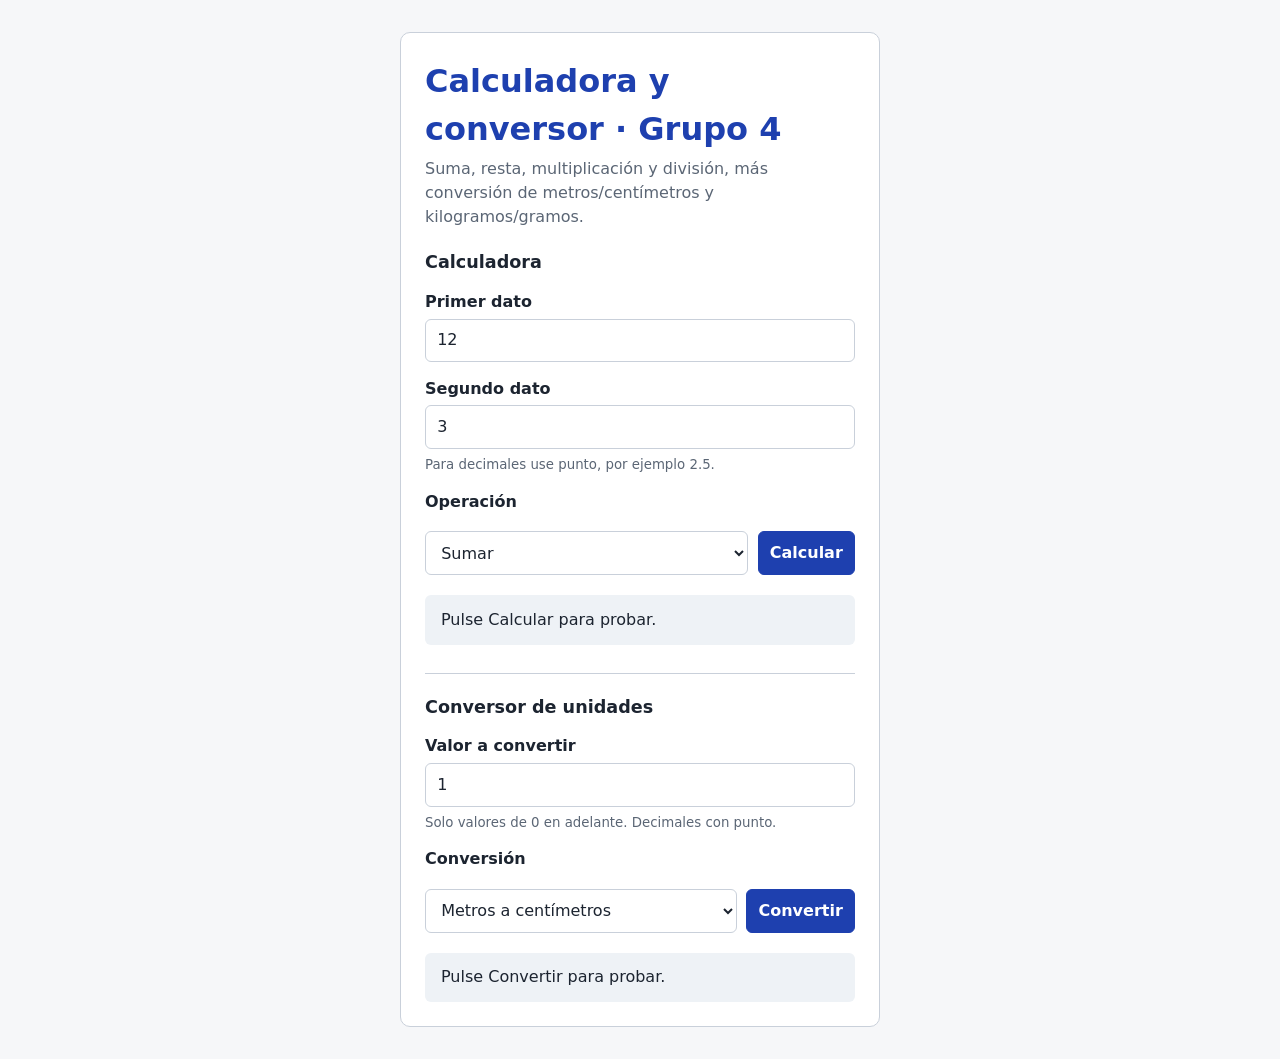
<file: index.html>
<!doctype html>
<html lang="es">
<head>
<meta charset="utf-8">
<meta name="viewport" content="width=device-width, initial-scale=1">
<title>Calculadora y conversor ET403</title>
<link rel="stylesheet" href="styles.css">
</head>
<body>
<main>
  <h1>Calculadora y conversor · Grupo 4</h1>
  <p class="intro">Suma, resta, multiplicación y división, más conversión de metros/centímetros y kilogramos/gramos.</p>

  <!-- ===== Calculadora original (conservada) ===== -->
  <section aria-labelledby="titulo-calculadora">
    <h2 id="titulo-calculadora">Calculadora</h2>

    <label for="a">Primer dato</label>
    <input id="a" type="text" value="12" autocomplete="off" inputmode="decimal">

    <label for="b">Segundo dato</label>
    <input id="b" type="text" value="3" autocomplete="off" inputmode="decimal">
    <small>Para decimales use punto, por ejemplo 2.5.</small>

    <label for="operacion">Operación</label>
    <div class="fila">
      <select id="operacion">
        <option value="sumar">Sumar</option>
        <option value="restar">Restar</option>
        <option value="multiplicar">Multiplicar</option>
        <option value="dividir">Dividir</option>
      </select>
      <button id="calcular" type="button">Calcular</button>
    </div>

    <p id="resultado" class="resultado" role="status" aria-live="polite">Pulse Calcular para probar.</p>
  </section>

  <!-- ===== Conversor de unidades (nueva sección Semana 9) ===== -->
  <section aria-labelledby="titulo-conversor">
    <h2 id="titulo-conversor">Conversor de unidades</h2>

    <label for="valorConv">Valor a convertir</label>
    <input id="valorConv" type="text" value="1" autocomplete="off" inputmode="decimal">
    <small>Solo valores de 0 en adelante. Decimales con punto.</small>

    <label for="tipoConv">Conversión</label>
    <div class="fila">
      <select id="tipoConv"></select>
      <button id="convertir" type="button">Convertir</button>
    </div>

    <p id="resultadoConv" class="resultado" role="status" aria-live="polite">Pulse Convertir para probar.</p>
  </section>
</main>

<script src="app.js"></script>
</body>
</html>
</file>
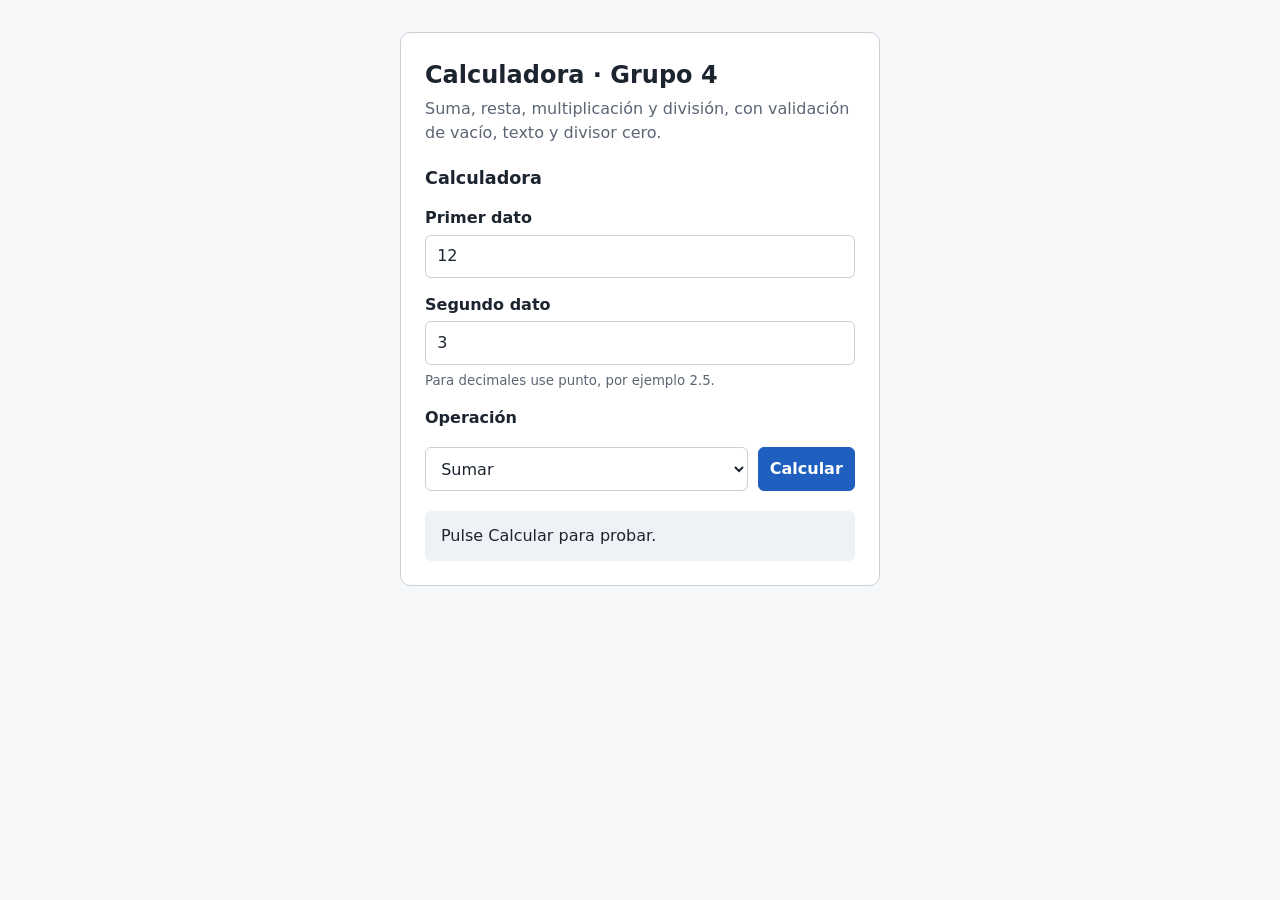
<file: index-original.html>
<!doctype html>
<html lang="es">
<head>
<meta charset="utf-8">
<meta name="viewport" content="width=device-width, initial-scale=1">
<title>Calculadora ET403</title>
<style>
  :root {
    --fondo: #f6f7f9;
    --tarjeta: #ffffff;
    --texto: #1c2430;
    --suave: #5b6675;
    --borde: #c9d0da;
    --acento: #1f5fbf;
    --aviso-fondo: #fdecec;
    --aviso-texto: #8a1c1c;
    --ok-fondo: #e8f3ea;
    --ok-texto: #1d5a2c;
    --neutro-fondo: #eef2f6;
  }
  @media (prefers-color-scheme: dark) {
    :root {
      --fondo: #12161c;
      --tarjeta: #1b212a;
      --texto: #e8ecf1;
      --suave: #9aa5b4;
      --borde: #3a4452;
      --acento: #6aa3f0;
      --aviso-fondo: #3a1d1d;
      --aviso-texto: #ffb4b4;
      --ok-fondo: #1b3324;
      --ok-texto: #a8e0b8;
      --neutro-fondo: #232b36;
    }
  }
  * { box-sizing: border-box; }
  body {
    margin: 0;
    padding: 2rem 1rem;
    background: var(--fondo);
    color: var(--texto);
    font-family: system-ui, -apple-system, "Segoe UI", Roboto, Arial, sans-serif;
    line-height: 1.5;
  }
  main {
    max-width: 30rem;
    margin: 0 auto;
    background: var(--tarjeta);
    border: 1px solid var(--borde);
    border-radius: 10px;
    padding: 1.5rem;
  }
  h1 { font-size: 1.5rem; margin: 0 0 .25rem; }
  p.intro { margin: 0 0 1.25rem; color: var(--suave); }
  label { display: block; font-weight: 600; margin: .9rem 0 .3rem; }
  input, select, button {
    font: inherit;
    color: inherit;
    border: 1px solid var(--borde);
    border-radius: 6px;
    background: var(--tarjeta);
    padding: .55rem .7rem;
  }
  input { width: 100%; }
  .fila { display: flex; gap: .6rem; margin-top: 1.1rem; }
  select { flex: 1; }
  button {
    background: var(--acento);
    border-color: var(--acento);
    color: #fff;
    font-weight: 600;
    cursor: pointer;
  }
  @media (prefers-color-scheme: dark) { button { color: #0b1626; } }
  input:focus-visible, select:focus-visible, button:focus-visible {
    outline: 3px solid var(--acento);
    outline-offset: 2px;
  }
  #resultado {
    margin: 1.25rem 0 0;
    padding: .8rem 1rem;
    border-radius: 6px;
    background: var(--neutro-fondo);
    min-height: 3rem;
  }
  #resultado.error { background: var(--aviso-fondo); color: var(--aviso-texto); }
  #resultado.ok { background: var(--ok-fondo); color: var(--ok-texto); font-weight: 600; }
  small { display: block; margin-top: .4rem; color: var(--suave); }
</style>
</head>
<body>
<main>
  <h1>Calculadora · Grupo 4</h1>
  <p class="intro">Suma, resta, multiplicación y división, con validación de vacío, texto y divisor cero.</p>

  <section aria-labelledby="titulo-calculadora">
    <h2 id="titulo-calculadora" style="font-size:1.1rem;margin:0">Calculadora</h2>

    <label for="a">Primer dato</label>
    <input id="a" type="text" value="12" autocomplete="off" inputmode="decimal">

    <label for="b">Segundo dato</label>
    <input id="b" type="text" value="3" autocomplete="off" inputmode="decimal">
    <small>Para decimales use punto, por ejemplo 2.5.</small>

    <label for="operacion">Operación</label>
    <div class="fila">
      <select id="operacion">
        <option value="sumar">Sumar</option>
        <option value="restar">Restar</option>
        <option value="multiplicar">Multiplicar</option>
        <option value="dividir">Dividir</option>
      </select>
      <button id="calcular" type="button">Calcular</button>
    </div>

    <p id="resultado" role="status" aria-live="polite">Pulse Calcular para probar.</p>
  </section>
</main>

<script>
"use strict";

document.getElementById("calcular").addEventListener("click", function () {
  // 1. ENTRADA: se leen los textos y se quitan espacios sobrantes
  const textoA = document.getElementById("a").value.trim();
  const textoB = document.getElementById("b").value.trim();
  const operacion = document.getElementById("operacion").value;
  const salida = document.getElementById("resultado");

  // Funciones auxiliares para mostrar el mensaje
  function mostrarError(mensaje) {
    salida.className = "error";
    salida.textContent = mensaje;
  }
  function mostrarResultado(mensaje) {
    salida.className = "ok";
    salida.textContent = mensaje;
  }

  // 2. VALIDACIÓN 1: entrada vacía (vacío no equivale a cero)
  // Se revisa ANTES de convertir, porque Number("") devuelve 0.
  if (textoA === "" || textoB === "") {
    mostrarError("Complete las dos entradas.");
    return;
  }

  // Conversión de texto a número
  const a = Number(textoA);
  const b = Number(textoB);

  // 3. VALIDACIÓN 2: número no válido (texto como "abc" da NaN)
  if (!Number.isFinite(a) || !Number.isFinite(b)) {
    mostrarError("Escriba números válidos en ambas entradas.");
    return;
  }

  // 4. VALIDACIÓN 3: divisor cero, solo cuando se divide
  if (operacion === "dividir" && b === 0) {
    mostrarError("No se puede dividir entre cero.");
    return;
  }

  // 5. OPERACIÓN y SALIDA
  if (operacion === "sumar") {
    mostrarResultado("Suma: " + (a + b));
  } else if (operacion === "restar") {
    mostrarResultado("Resta: " + (a - b));
  } else if (operacion === "multiplicar") {
    mostrarResultado("Multiplicación: " + (a * b));
  } else {
    mostrarResultado("División: " + (a / b));
  }
});
</script>
</body>
</html>
</file>
<file: styles.css>
/* ===== Estilos base (de la calculadora original del Grupo 4) ===== */
:root {
  --fondo: #f6f7f9;
  --tarjeta: #ffffff;
  --texto: #1c2430;
  --suave: #5b6675;
  --borde: #c9d0da;
  --acento: #1f5fbf;
  --aviso-fondo: #fdecec;
  --aviso-texto: #8a1c1c;
  --ok-fondo: #e8f3ea;
  --ok-texto: #1d5a2c;
  --neutro-fondo: #eef2f6;
}
@media (prefers-color-scheme: dark) {
  :root {
    --fondo: #12161c;
    --tarjeta: #1b212a;
    --texto: #e8ecf1;
    --suave: #9aa5b4;
    --borde: #3a4452;
    --acento: #6aa3f0;
    --aviso-fondo: #3a1d1d;
    --aviso-texto: #ffb4b4;
    --ok-fondo: #1b3324;
    --ok-texto: #a8e0b8;
    --neutro-fondo: #232b36;
  }
}
* { box-sizing: border-box; }
body {
  margin: 0;
  padding: 2rem 1rem;
  background: var(--fondo);
  color: var(--texto);
  font-family: system-ui, -apple-system, "Segoe UI", Roboto, Arial, sans-serif;
  line-height: 1.5;
}
main {
  max-width: 30rem;
  margin: 0 auto;
  background: var(--tarjeta);
  border: 1px solid var(--borde);
  border-radius: 10px;
  padding: 1.5rem;
}
h1 { font-size: 1.5rem; margin: 0 0 .25rem; }
h2 { font-size: 1.1rem; margin: 0; }
p.intro { margin: 0 0 1.25rem; color: var(--suave); }
section + section {
  margin-top: 1.75rem;
  padding-top: 1.25rem;
  border-top: 1px solid var(--borde);
}
label { display: block; font-weight: 600; margin: .9rem 0 .3rem; }
input, select, button {
  font: inherit;
  color: inherit;
  border: 1px solid var(--borde);
  border-radius: 6px;
  background: var(--tarjeta);
  padding: .55rem .7rem;
}
input { width: 100%; }
.fila { display: flex; gap: .6rem; margin-top: 1.1rem; }
select { flex: 1; }
button {
  background: var(--acento);
  border-color: var(--acento);
  color: #fff;
  font-weight: 600;
  cursor: pointer;
}
@media (prefers-color-scheme: dark) { button { color: #0b1626; } }
input:focus-visible, select:focus-visible, button:focus-visible {
  outline: 3px solid var(--acento);
  outline-offset: 2px;
}
.resultado {
  margin: 1.25rem 0 0;
  padding: .8rem 1rem;
  border-radius: 6px;
  background: var(--neutro-fondo);
  min-height: 3rem;
}
.resultado.error { background: var(--aviso-fondo); color: var(--aviso-texto); }
.resultado.ok { background: var(--ok-fondo); color: var(--ok-texto); font-weight: 600; }
small { display: block; margin-top: .4rem; color: var(--suave); }

/* ===== PERSONALIZACIÓN (Semana 9) =====
   Paleta RGB elegida: azul rgb(30, 64, 175)
   Contraste del texto blanco sobre ese azul: aprox. 8,7 : 1 (legible, supera 4,5 : 1) */
:root {
  --azul-rgb: rgb(30, 64, 175);
}
@media (prefers-color-scheme: light) {
  :root { --acento: rgb(30, 64, 175); }
}
h1 {
  color: var(--azul-rgb);
}
@media (prefers-color-scheme: dark) {
  h1 { color: #9db8f5; }
}
/* Etiqueta HTML modificada: <h1> cambia de 1.5rem a 2rem (texto cambiado en index.html) */
h1 { font-size: 2rem; }
</file>
